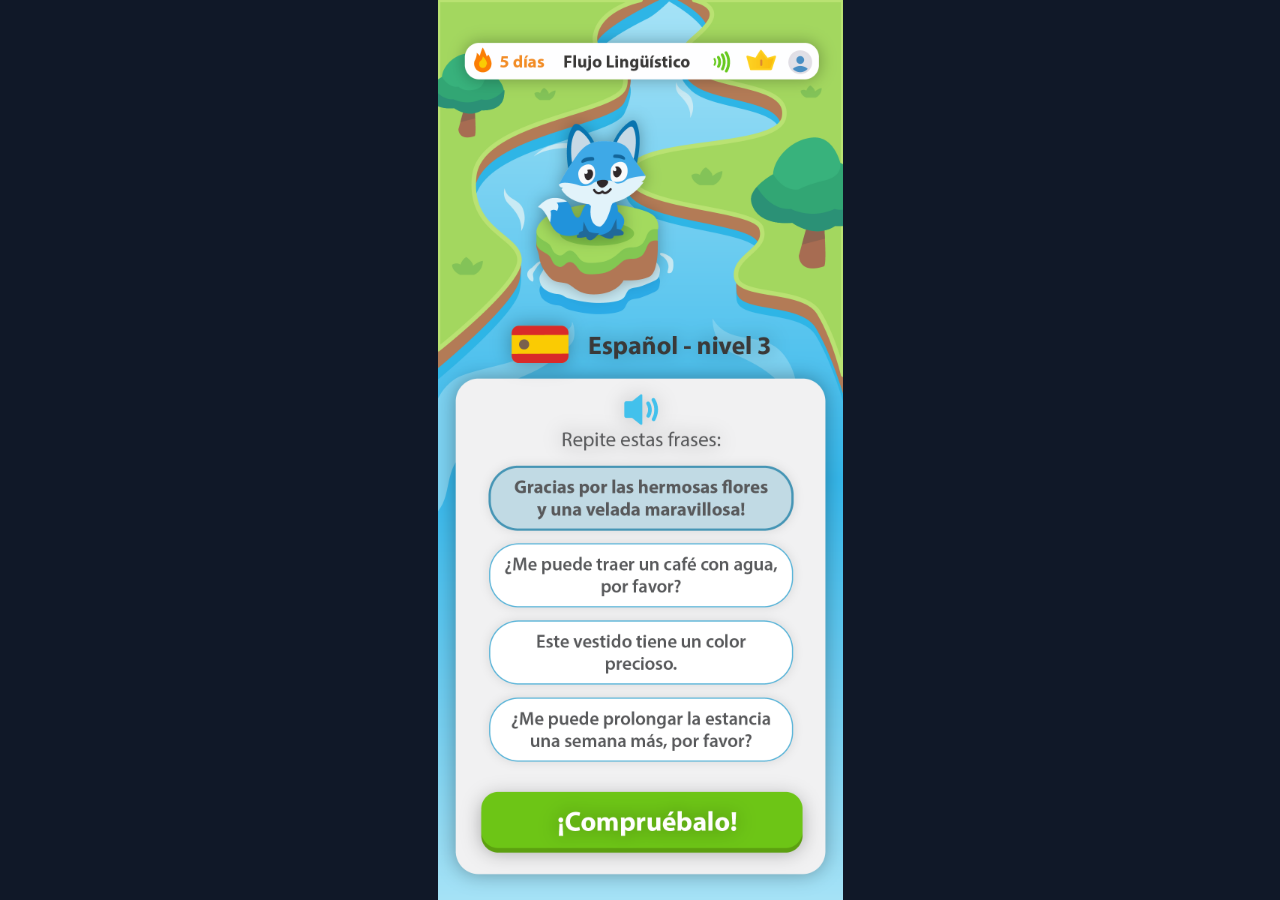
<file: Duolingo_xlwp/index.html>
<!doctype html>
<html lang="en">
  <head>
    <meta charset="UTF-8" />
    <link rel="icon" type="image/svg+xml" href="/Duolingo_xlwp/vite.svg" />
    <meta name="viewport" content="width=device-width, initial-scale=1.0" />
    <title>Duolingo</title>
    <script type="module" crossorigin src="/Duolingo_xlwp/assets/index-B08hFoLa.js"></script>
    <link rel="stylesheet" crossorigin href="/Duolingo_xlwp/assets/index-7YsZkb9D.css">
  <link rel="manifest" href="/Duolingo_xlwp/manifest.webmanifest"><script id="vite-plugin-pwa:register-sw" src="/Duolingo_xlwp/registerSW.js"></script></head>
  <body class="overflow-y-hidden bg-gray-900">
    <div id="app" class="flex items-center justify-center h-screen"></div>
  </body>
</html>
</file>
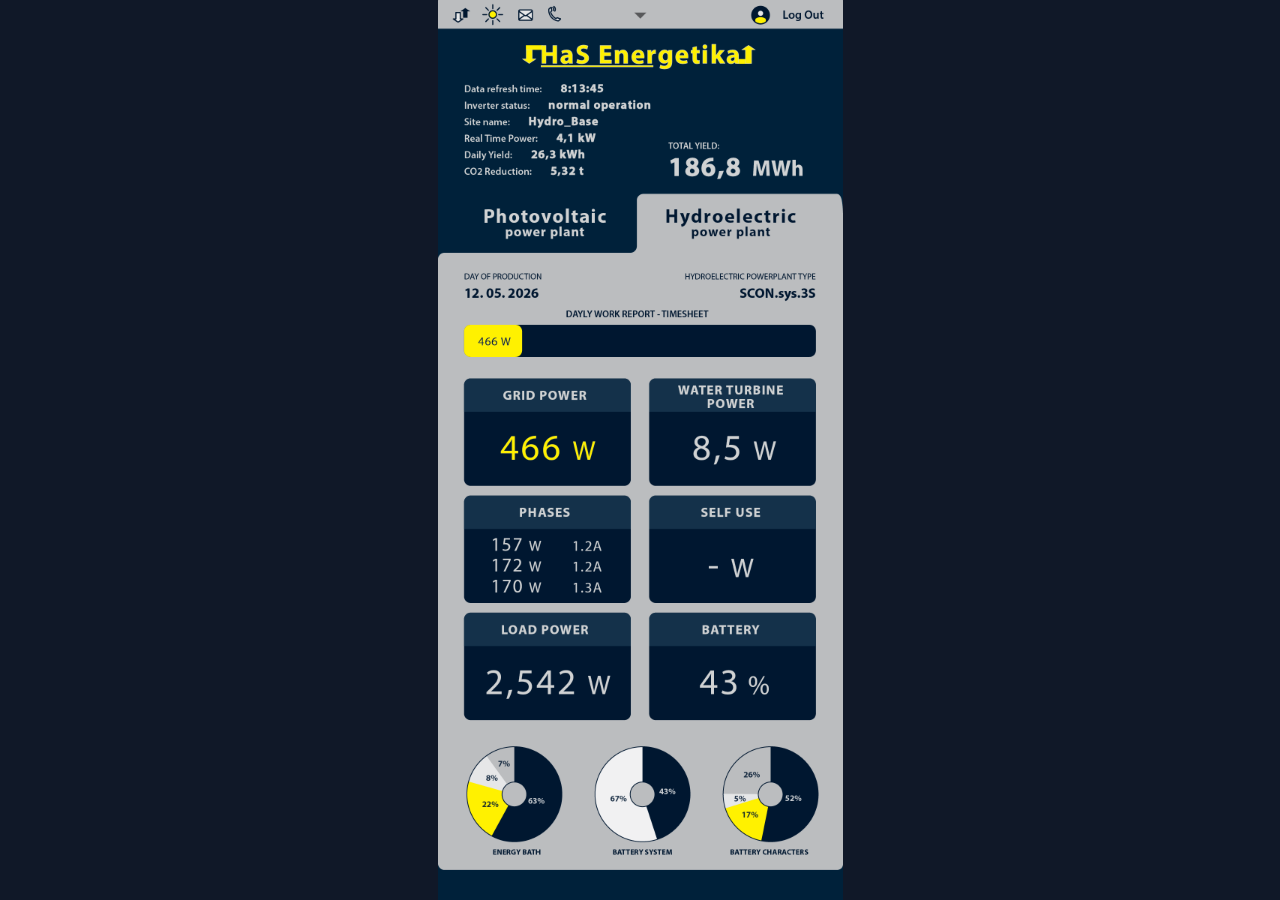
<file: Hydro_solar_xlwk/index.html>
<!doctype html>
<html lang="en">
  <head>
    <meta charset="UTF-8" />
    <link rel="icon" type="image/svg+xml" href="/Hydro_solar_xlwk/vite.svg" />
    <meta name="viewport" content="width=device-width, initial-scale=1.0" />
    <title>Hydro solar</title>
    <script type="module" crossorigin src="/Hydro_solar_xlwk/assets/index-CK0q1aVe.js"></script>
    <link rel="stylesheet" crossorigin href="/Hydro_solar_xlwk/assets/index-7YsZkb9D.css">
  </head>
  <body class="overflow-y-hidden bg-gray-900">
    <div id="app" class="flex items-center justify-center h-screen"></div>
  </body>
</html>
</file>
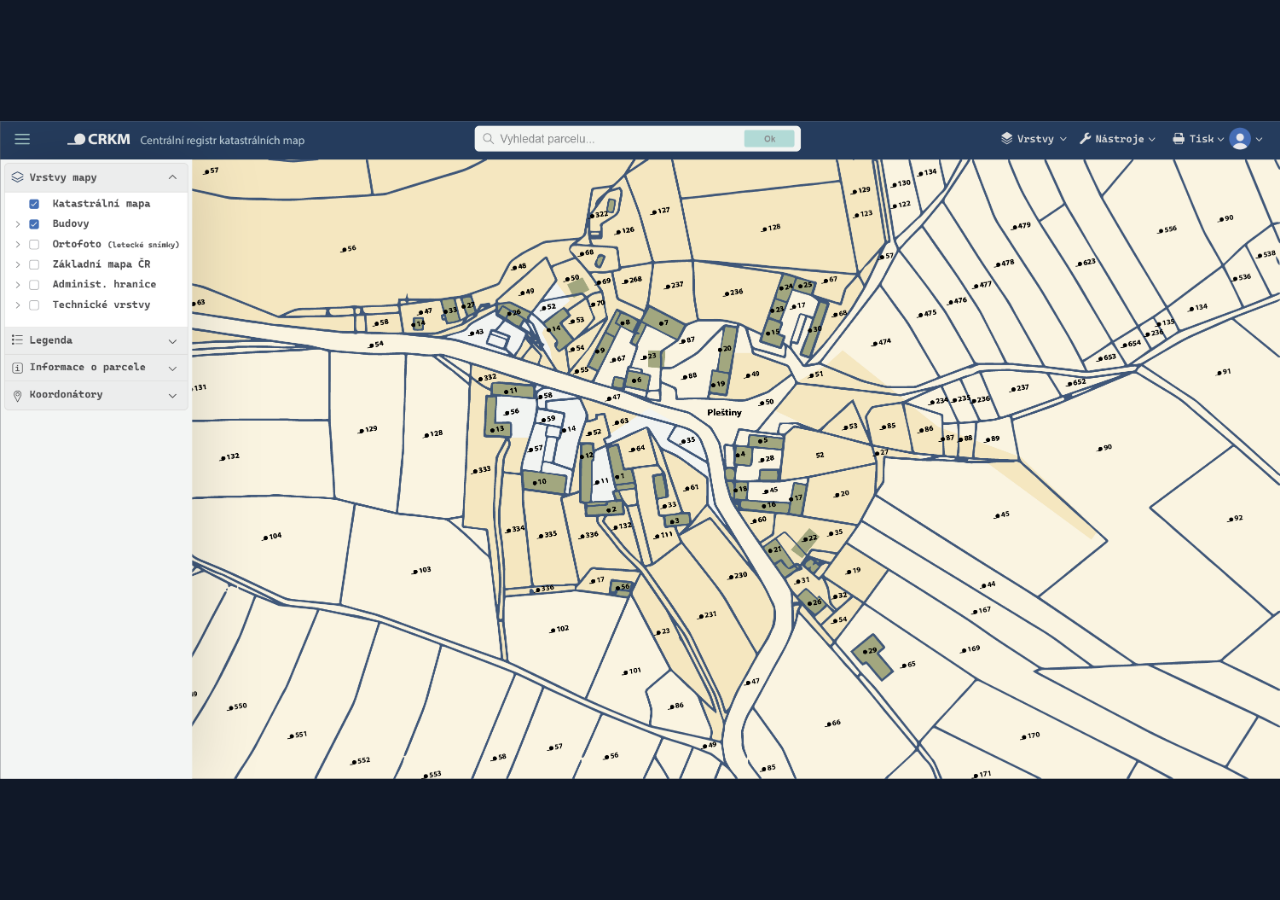
<file: Katastr_abgtx/index.html>
<!doctype html>
<html lang="en">
  <head>
    <meta charset="UTF-8" />
    <link rel="icon" type="image/svg+xml" href="/Katastr_abgtx/vite.svg" />
    <meta name="viewport" content="width=device-width, initial-scale=1.0" />
    <title>katastr</title>
    <script type="module" crossorigin src="/Katastr_abgtx/assets/index-DpJuGmN1.js"></script>
    <link rel="stylesheet" crossorigin href="/Katastr_abgtx/assets/index--CXdlmNb.css">
  </head>
  <body class="overflow-y-hidden bg-gray-900">
    <div id="app" class="flex items-center justify-center h-screen"></div>
  </body>
</html>
</file>
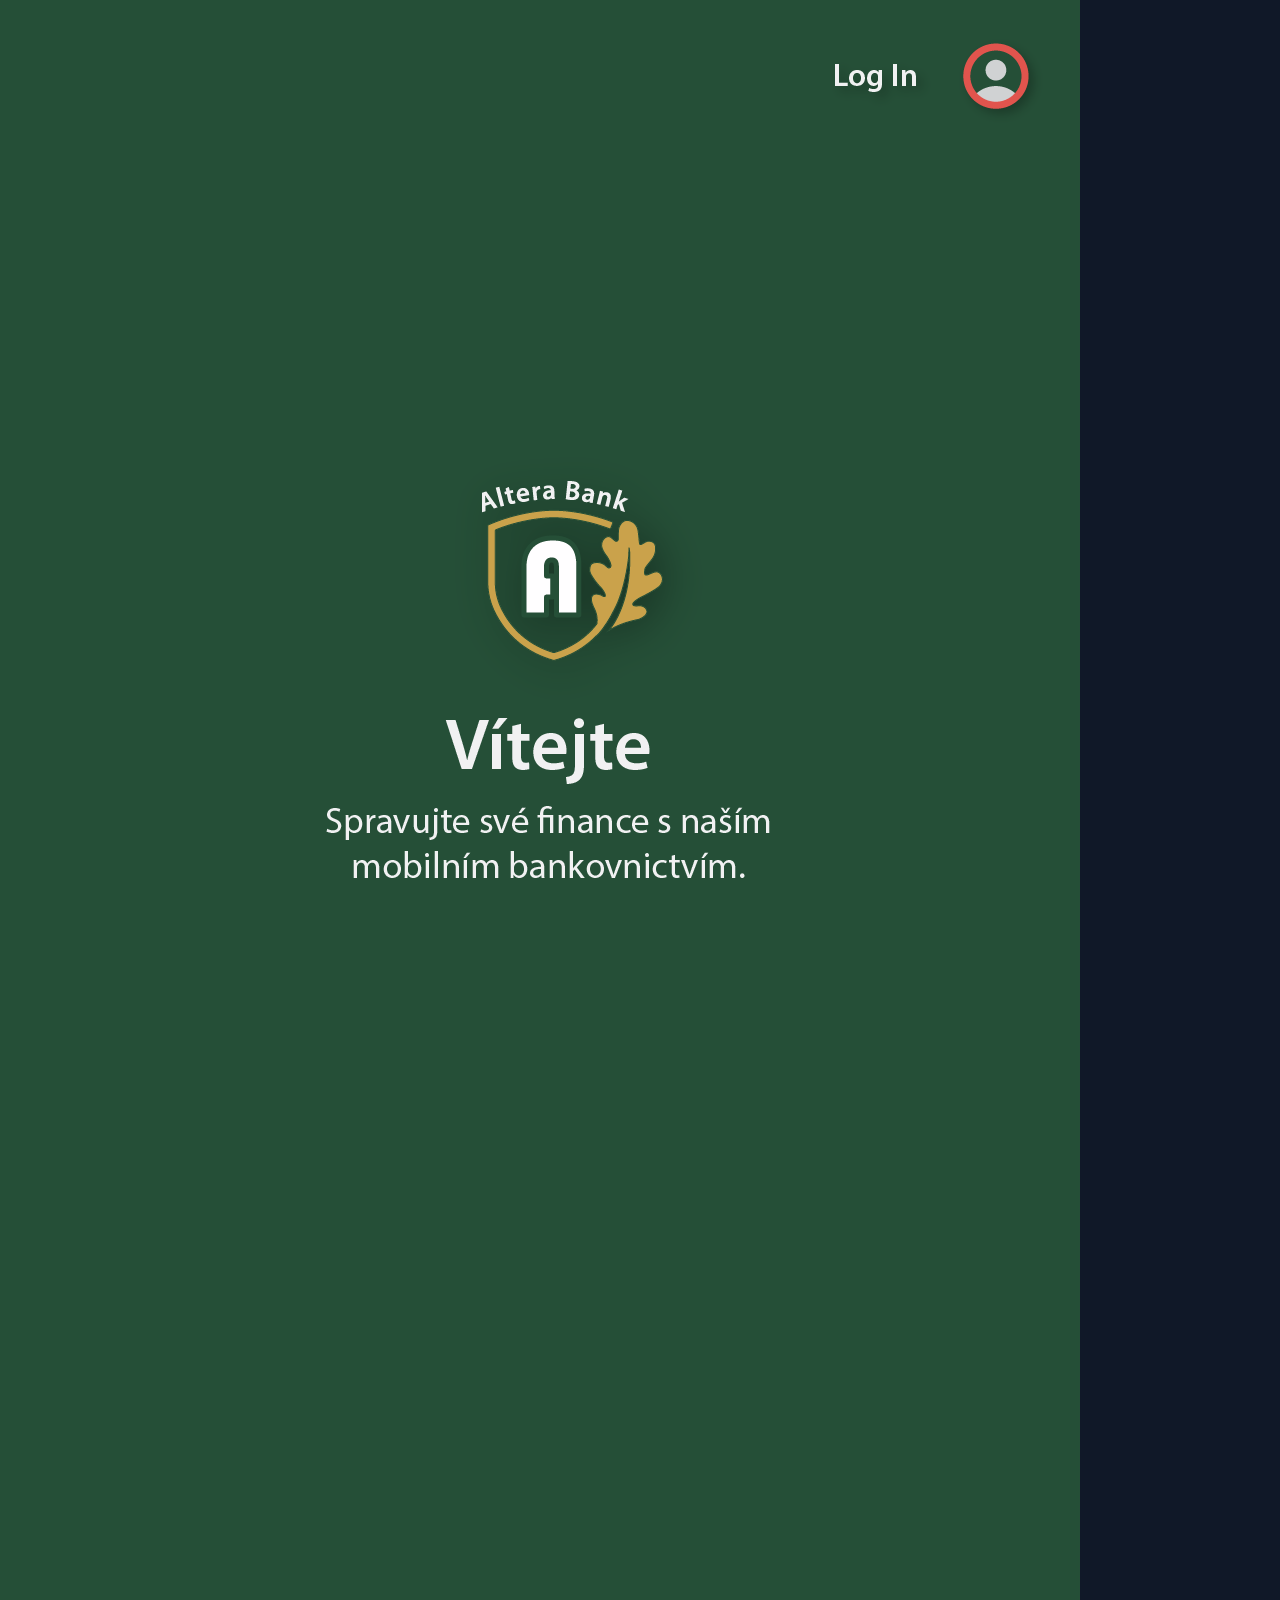
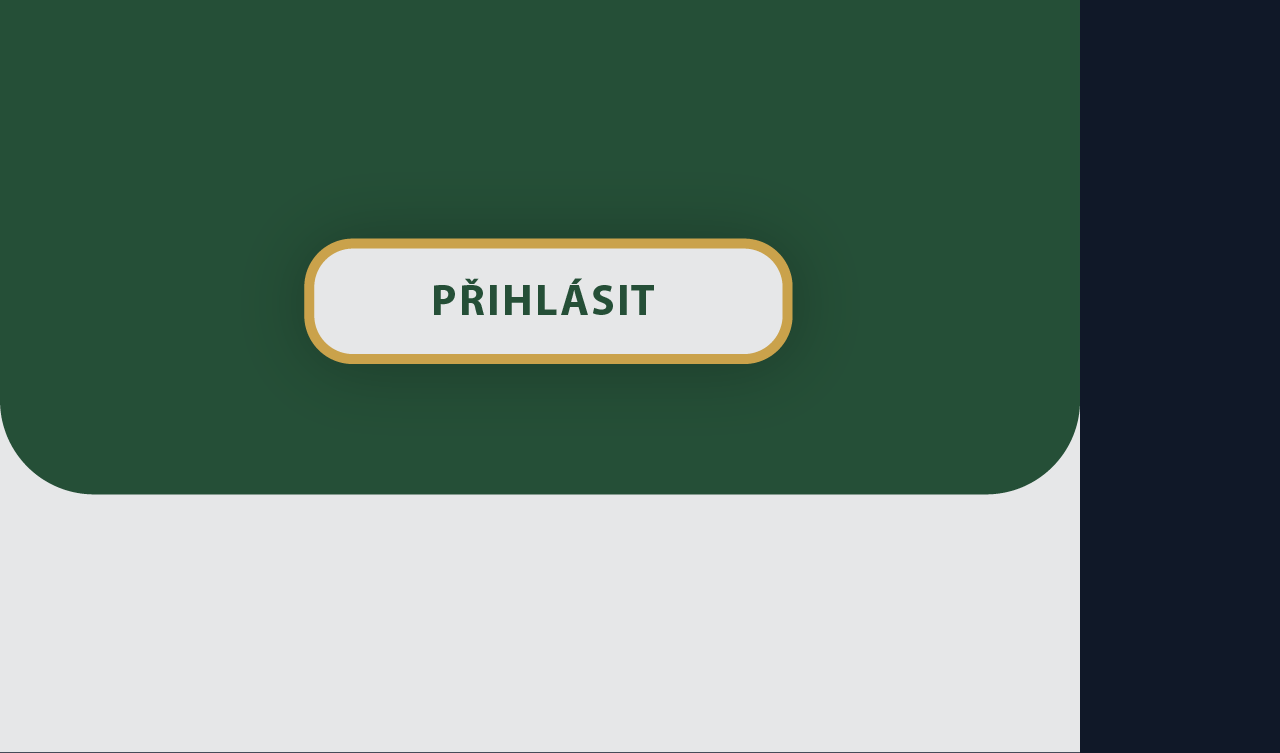
<file: Mobilni_bankovnictvi_lgsj/index.html>
<!doctype html>
<html lang="en">
  <head>
    <meta charset="UTF-8" />
    <link rel="icon" type="image/svg+xml" href="/Mobilni_bankovnictvi_lgsj/vite.svg" />
    <meta name="viewport" content="width=device-width, initial-scale=1.0" />
    <title>Mobilni bankovnictvi</title>
    <script type="module" crossorigin src="/Mobilni_bankovnictvi_lgsj/assets/index-DG8YhtAe.js"></script>
    <link rel="stylesheet" crossorigin href="/Mobilni_bankovnictvi_lgsj/assets/index-CD2FHgQF.css">
  </head>
  <body class="bg-gray-900">
    <div id="app" class="min-h-screen"></div>
  </body>
</html>
</file>
<file: Duolingo_xlwp/assets/index-7YsZkb9D.css>
@layer theme{:root,:host{--font-sans:ui-sans-serif,system-ui,sans-serif,"Apple Color Emoji","Segoe UI Emoji","Segoe UI Symbol","Noto Color Emoji";--font-mono:ui-monospace,SFMono-Regular,Menlo,Monaco,Consolas,"Liberation Mono","Courier New",monospace;--color-gray-900:oklch(21% .034 264.665);--default-font-family:var(--font-sans);--default-mono-font-family:var(--font-mono)}}@layer base{*,:after,:before,::backdrop{box-sizing:border-box;border:0 solid;margin:0;padding:0}::file-selector-button{box-sizing:border-box;border:0 solid;margin:0;padding:0}html,:host{-webkit-text-size-adjust:100%;tab-size:4;line-height:1.5;font-family:var(--default-font-family,ui-sans-serif,system-ui,sans-serif,"Apple Color Emoji","Segoe UI Emoji","Segoe UI Symbol","Noto Color Emoji");font-feature-settings:var(--default-font-feature-settings,normal);font-variation-settings:var(--default-font-variation-settings,normal);-webkit-tap-highlight-color:transparent}hr{height:0;color:inherit;border-top-width:1px}abbr:where([title]){-webkit-text-decoration:underline dotted;text-decoration:underline dotted}h1,h2,h3,h4,h5,h6{font-size:inherit;font-weight:inherit}a{color:inherit;-webkit-text-decoration:inherit;text-decoration:inherit}b,strong{font-weight:bolder}code,kbd,samp,pre{font-family:var(--default-mono-font-family,ui-monospace,SFMono-Regular,Menlo,Monaco,Consolas,"Liberation Mono","Courier New",monospace);font-feature-settings:var(--default-mono-font-feature-settings,normal);font-variation-settings:var(--default-mono-font-variation-settings,normal);font-size:1em}small{font-size:80%}sub,sup{vertical-align:baseline;font-size:75%;line-height:0;position:relative}sub{bottom:-.25em}sup{top:-.5em}table{text-indent:0;border-color:inherit;border-collapse:collapse}:-moz-focusring{outline:auto}progress{vertical-align:baseline}summary{display:list-item}ol,ul,menu{list-style:none}img,svg,video,canvas,audio,iframe,embed,object{vertical-align:middle;display:block}img,video{max-width:100%;height:auto}button,input,select,optgroup,textarea{font:inherit;font-feature-settings:inherit;font-variation-settings:inherit;letter-spacing:inherit;color:inherit;opacity:1;background-color:#0000;border-radius:0}::file-selector-button{font:inherit;font-feature-settings:inherit;font-variation-settings:inherit;letter-spacing:inherit;color:inherit;opacity:1;background-color:#0000;border-radius:0}:where(select:is([multiple],[size])) optgroup{font-weight:bolder}:where(select:is([multiple],[size])) optgroup option{padding-inline-start:20px}::file-selector-button{margin-inline-end:4px}::placeholder{opacity:1}@supports (not ((-webkit-appearance:-apple-pay-button))) or (contain-intrinsic-size:1px){::placeholder{color:currentColor}@supports (color:color-mix(in lab,red,red)){::placeholder{color:color-mix(in oklab,currentcolor 50%,transparent)}}}textarea{resize:vertical}::-webkit-search-decoration{-webkit-appearance:none}::-webkit-date-and-time-value{min-height:1lh;text-align:inherit}::-webkit-datetime-edit{display:inline-flex}::-webkit-datetime-edit-fields-wrapper{padding:0}::-webkit-datetime-edit{padding-block:0}::-webkit-datetime-edit-year-field{padding-block:0}::-webkit-datetime-edit-month-field{padding-block:0}::-webkit-datetime-edit-day-field{padding-block:0}::-webkit-datetime-edit-hour-field{padding-block:0}::-webkit-datetime-edit-minute-field{padding-block:0}::-webkit-datetime-edit-second-field{padding-block:0}::-webkit-datetime-edit-millisecond-field{padding-block:0}::-webkit-datetime-edit-meridiem-field{padding-block:0}::-webkit-calendar-picker-indicator{line-height:1}:-moz-ui-invalid{box-shadow:none}button,input:where([type=button],[type=reset],[type=submit]){appearance:button}::file-selector-button{appearance:button}::-webkit-inner-spin-button{height:auto}::-webkit-outer-spin-button{height:auto}[hidden]:where(:not([hidden=until-found])){display:none!important}}@layer components;@layer utilities{.flex{display:flex}.h-screen{height:100vh}.items-center{align-items:center}.justify-center{justify-content:center}.overflow-y-hidden{overflow-y:hidden}.bg-gray-900{background-color:var(--color-gray-900)}}
</file>
<file: Hydro_solar_xlwk/assets/index-7YsZkb9D.css>
@layer theme{:root,:host{--font-sans:ui-sans-serif,system-ui,sans-serif,"Apple Color Emoji","Segoe UI Emoji","Segoe UI Symbol","Noto Color Emoji";--font-mono:ui-monospace,SFMono-Regular,Menlo,Monaco,Consolas,"Liberation Mono","Courier New",monospace;--color-gray-900:oklch(21% .034 264.665);--default-font-family:var(--font-sans);--default-mono-font-family:var(--font-mono)}}@layer base{*,:after,:before,::backdrop{box-sizing:border-box;border:0 solid;margin:0;padding:0}::file-selector-button{box-sizing:border-box;border:0 solid;margin:0;padding:0}html,:host{-webkit-text-size-adjust:100%;tab-size:4;line-height:1.5;font-family:var(--default-font-family,ui-sans-serif,system-ui,sans-serif,"Apple Color Emoji","Segoe UI Emoji","Segoe UI Symbol","Noto Color Emoji");font-feature-settings:var(--default-font-feature-settings,normal);font-variation-settings:var(--default-font-variation-settings,normal);-webkit-tap-highlight-color:transparent}hr{height:0;color:inherit;border-top-width:1px}abbr:where([title]){-webkit-text-decoration:underline dotted;text-decoration:underline dotted}h1,h2,h3,h4,h5,h6{font-size:inherit;font-weight:inherit}a{color:inherit;-webkit-text-decoration:inherit;text-decoration:inherit}b,strong{font-weight:bolder}code,kbd,samp,pre{font-family:var(--default-mono-font-family,ui-monospace,SFMono-Regular,Menlo,Monaco,Consolas,"Liberation Mono","Courier New",monospace);font-feature-settings:var(--default-mono-font-feature-settings,normal);font-variation-settings:var(--default-mono-font-variation-settings,normal);font-size:1em}small{font-size:80%}sub,sup{vertical-align:baseline;font-size:75%;line-height:0;position:relative}sub{bottom:-.25em}sup{top:-.5em}table{text-indent:0;border-color:inherit;border-collapse:collapse}:-moz-focusring{outline:auto}progress{vertical-align:baseline}summary{display:list-item}ol,ul,menu{list-style:none}img,svg,video,canvas,audio,iframe,embed,object{vertical-align:middle;display:block}img,video{max-width:100%;height:auto}button,input,select,optgroup,textarea{font:inherit;font-feature-settings:inherit;font-variation-settings:inherit;letter-spacing:inherit;color:inherit;opacity:1;background-color:#0000;border-radius:0}::file-selector-button{font:inherit;font-feature-settings:inherit;font-variation-settings:inherit;letter-spacing:inherit;color:inherit;opacity:1;background-color:#0000;border-radius:0}:where(select:is([multiple],[size])) optgroup{font-weight:bolder}:where(select:is([multiple],[size])) optgroup option{padding-inline-start:20px}::file-selector-button{margin-inline-end:4px}::placeholder{opacity:1}@supports (not ((-webkit-appearance:-apple-pay-button))) or (contain-intrinsic-size:1px){::placeholder{color:currentColor}@supports (color:color-mix(in lab,red,red)){::placeholder{color:color-mix(in oklab,currentcolor 50%,transparent)}}}textarea{resize:vertical}::-webkit-search-decoration{-webkit-appearance:none}::-webkit-date-and-time-value{min-height:1lh;text-align:inherit}::-webkit-datetime-edit{display:inline-flex}::-webkit-datetime-edit-fields-wrapper{padding:0}::-webkit-datetime-edit{padding-block:0}::-webkit-datetime-edit-year-field{padding-block:0}::-webkit-datetime-edit-month-field{padding-block:0}::-webkit-datetime-edit-day-field{padding-block:0}::-webkit-datetime-edit-hour-field{padding-block:0}::-webkit-datetime-edit-minute-field{padding-block:0}::-webkit-datetime-edit-second-field{padding-block:0}::-webkit-datetime-edit-millisecond-field{padding-block:0}::-webkit-datetime-edit-meridiem-field{padding-block:0}::-webkit-calendar-picker-indicator{line-height:1}:-moz-ui-invalid{box-shadow:none}button,input:where([type=button],[type=reset],[type=submit]){appearance:button}::file-selector-button{appearance:button}::-webkit-inner-spin-button{height:auto}::-webkit-outer-spin-button{height:auto}[hidden]:where(:not([hidden=until-found])){display:none!important}}@layer components;@layer utilities{.flex{display:flex}.h-screen{height:100vh}.items-center{align-items:center}.justify-center{justify-content:center}.overflow-y-hidden{overflow-y:hidden}.bg-gray-900{background-color:var(--color-gray-900)}}
</file>
<file: Katastr_abgtx/assets/index--CXdlmNb.css>
@layer theme{:root,:host{--font-sans:ui-sans-serif,system-ui,sans-serif,"Apple Color Emoji","Segoe UI Emoji","Segoe UI Symbol","Noto Color Emoji";--font-mono:ui-monospace,SFMono-Regular,Menlo,Monaco,Consolas,"Liberation Mono","Courier New",monospace;--color-gray-900:oklch(21% .034 264.665);--default-font-family:var(--font-sans);--default-mono-font-family:var(--font-mono)}}@layer base{*,:after,:before,::backdrop{box-sizing:border-box;border:0 solid;margin:0;padding:0}::file-selector-button{box-sizing:border-box;border:0 solid;margin:0;padding:0}html,:host{-webkit-text-size-adjust:100%;tab-size:4;line-height:1.5;font-family:var(--default-font-family,ui-sans-serif,system-ui,sans-serif,"Apple Color Emoji","Segoe UI Emoji","Segoe UI Symbol","Noto Color Emoji");font-feature-settings:var(--default-font-feature-settings,normal);font-variation-settings:var(--default-font-variation-settings,normal);-webkit-tap-highlight-color:transparent}hr{height:0;color:inherit;border-top-width:1px}abbr:where([title]){-webkit-text-decoration:underline dotted;text-decoration:underline dotted}h1,h2,h3,h4,h5,h6{font-size:inherit;font-weight:inherit}a{color:inherit;-webkit-text-decoration:inherit;text-decoration:inherit}b,strong{font-weight:bolder}code,kbd,samp,pre{font-family:var(--default-mono-font-family,ui-monospace,SFMono-Regular,Menlo,Monaco,Consolas,"Liberation Mono","Courier New",monospace);font-feature-settings:var(--default-mono-font-feature-settings,normal);font-variation-settings:var(--default-mono-font-variation-settings,normal);font-size:1em}small{font-size:80%}sub,sup{vertical-align:baseline;font-size:75%;line-height:0;position:relative}sub{bottom:-.25em}sup{top:-.5em}table{text-indent:0;border-color:inherit;border-collapse:collapse}:-moz-focusring{outline:auto}progress{vertical-align:baseline}summary{display:list-item}ol,ul,menu{list-style:none}img,svg,video,canvas,audio,iframe,embed,object{vertical-align:middle;display:block}img,video{max-width:100%;height:auto}button,input,select,optgroup,textarea{font:inherit;font-feature-settings:inherit;font-variation-settings:inherit;letter-spacing:inherit;color:inherit;opacity:1;background-color:#0000;border-radius:0}::file-selector-button{font:inherit;font-feature-settings:inherit;font-variation-settings:inherit;letter-spacing:inherit;color:inherit;opacity:1;background-color:#0000;border-radius:0}:where(select:is([multiple],[size])) optgroup{font-weight:bolder}:where(select:is([multiple],[size])) optgroup option{padding-inline-start:20px}::file-selector-button{margin-inline-end:4px}::placeholder{opacity:1}@supports (not ((-webkit-appearance:-apple-pay-button))) or (contain-intrinsic-size:1px){::placeholder{color:currentColor}@supports (color:color-mix(in lab,red,red)){::placeholder{color:color-mix(in oklab,currentcolor 50%,transparent)}}}textarea{resize:vertical}::-webkit-search-decoration{-webkit-appearance:none}::-webkit-date-and-time-value{min-height:1lh;text-align:inherit}::-webkit-datetime-edit{display:inline-flex}::-webkit-datetime-edit-fields-wrapper{padding:0}::-webkit-datetime-edit{padding-block:0}::-webkit-datetime-edit-year-field{padding-block:0}::-webkit-datetime-edit-month-field{padding-block:0}::-webkit-datetime-edit-day-field{padding-block:0}::-webkit-datetime-edit-hour-field{padding-block:0}::-webkit-datetime-edit-minute-field{padding-block:0}::-webkit-datetime-edit-second-field{padding-block:0}::-webkit-datetime-edit-millisecond-field{padding-block:0}::-webkit-datetime-edit-meridiem-field{padding-block:0}::-webkit-calendar-picker-indicator{line-height:1}:-moz-ui-invalid{box-shadow:none}button,input:where([type=button],[type=reset],[type=submit]){appearance:button}::file-selector-button{appearance:button}::-webkit-inner-spin-button{height:auto}::-webkit-outer-spin-button{height:auto}[hidden]:where(:not([hidden=until-found])){display:none!important}}@layer components;@layer utilities{.flex{display:flex}.h-screen{height:100vh}.cursor-pointer{cursor:pointer}.items-center{align-items:center}.justify-center{justify-content:center}.overflow-y-hidden{overflow-y:hidden}.bg-gray-900{background-color:var(--color-gray-900)}}
</file>
<file: Mobilni_bankovnictvi_lgsj/assets/index-CD2FHgQF.css>
@layer theme{:root,:host{--font-sans:ui-sans-serif,system-ui,sans-serif,"Apple Color Emoji","Segoe UI Emoji","Segoe UI Symbol","Noto Color Emoji";--font-mono:ui-monospace,SFMono-Regular,Menlo,Monaco,Consolas,"Liberation Mono","Courier New",monospace;--color-gray-900:oklch(21% .034 264.665);--default-font-family:var(--font-sans);--default-mono-font-family:var(--font-mono)}}@layer base{*,:after,:before,::backdrop{box-sizing:border-box;border:0 solid;margin:0;padding:0}::file-selector-button{box-sizing:border-box;border:0 solid;margin:0;padding:0}html,:host{-webkit-text-size-adjust:100%;tab-size:4;line-height:1.5;font-family:var(--default-font-family,ui-sans-serif,system-ui,sans-serif,"Apple Color Emoji","Segoe UI Emoji","Segoe UI Symbol","Noto Color Emoji");font-feature-settings:var(--default-font-feature-settings,normal);font-variation-settings:var(--default-font-variation-settings,normal);-webkit-tap-highlight-color:transparent}hr{height:0;color:inherit;border-top-width:1px}abbr:where([title]){-webkit-text-decoration:underline dotted;text-decoration:underline dotted}h1,h2,h3,h4,h5,h6{font-size:inherit;font-weight:inherit}a{color:inherit;-webkit-text-decoration:inherit;text-decoration:inherit}b,strong{font-weight:bolder}code,kbd,samp,pre{font-family:var(--default-mono-font-family,ui-monospace,SFMono-Regular,Menlo,Monaco,Consolas,"Liberation Mono","Courier New",monospace);font-feature-settings:var(--default-mono-font-feature-settings,normal);font-variation-settings:var(--default-mono-font-variation-settings,normal);font-size:1em}small{font-size:80%}sub,sup{vertical-align:baseline;font-size:75%;line-height:0;position:relative}sub{bottom:-.25em}sup{top:-.5em}table{text-indent:0;border-color:inherit;border-collapse:collapse}:-moz-focusring{outline:auto}progress{vertical-align:baseline}summary{display:list-item}ol,ul,menu{list-style:none}img,svg,video,canvas,audio,iframe,embed,object{vertical-align:middle;display:block}img,video{max-width:100%;height:auto}button,input,select,optgroup,textarea{font:inherit;font-feature-settings:inherit;font-variation-settings:inherit;letter-spacing:inherit;color:inherit;opacity:1;background-color:#0000;border-radius:0}::file-selector-button{font:inherit;font-feature-settings:inherit;font-variation-settings:inherit;letter-spacing:inherit;color:inherit;opacity:1;background-color:#0000;border-radius:0}:where(select:is([multiple],[size])) optgroup{font-weight:bolder}:where(select:is([multiple],[size])) optgroup option{padding-inline-start:20px}::file-selector-button{margin-inline-end:4px}::placeholder{opacity:1}@supports (not ((-webkit-appearance:-apple-pay-button))) or (contain-intrinsic-size:1px){::placeholder{color:currentColor}@supports (color:color-mix(in lab,red,red)){::placeholder{color:color-mix(in oklab,currentcolor 50%,transparent)}}}textarea{resize:vertical}::-webkit-search-decoration{-webkit-appearance:none}::-webkit-date-and-time-value{min-height:1lh;text-align:inherit}::-webkit-datetime-edit{display:inline-flex}::-webkit-datetime-edit-fields-wrapper{padding:0}::-webkit-datetime-edit{padding-block:0}::-webkit-datetime-edit-year-field{padding-block:0}::-webkit-datetime-edit-month-field{padding-block:0}::-webkit-datetime-edit-day-field{padding-block:0}::-webkit-datetime-edit-hour-field{padding-block:0}::-webkit-datetime-edit-minute-field{padding-block:0}::-webkit-datetime-edit-second-field{padding-block:0}::-webkit-datetime-edit-millisecond-field{padding-block:0}::-webkit-datetime-edit-meridiem-field{padding-block:0}::-webkit-calendar-picker-indicator{line-height:1}:-moz-ui-invalid{box-shadow:none}button,input:where([type=button],[type=reset],[type=submit]){appearance:button}::file-selector-button{appearance:button}::-webkit-inner-spin-button{height:auto}::-webkit-outer-spin-button{height:auto}[hidden]:where(:not([hidden=until-found])){display:none!important}}@layer components;@layer utilities{.min-h-screen{min-height:100vh}.cursor-pointer{cursor:pointer}.bg-gray-900{background-color:var(--color-gray-900)}.object-contain{object-fit:contain}}
</file>
